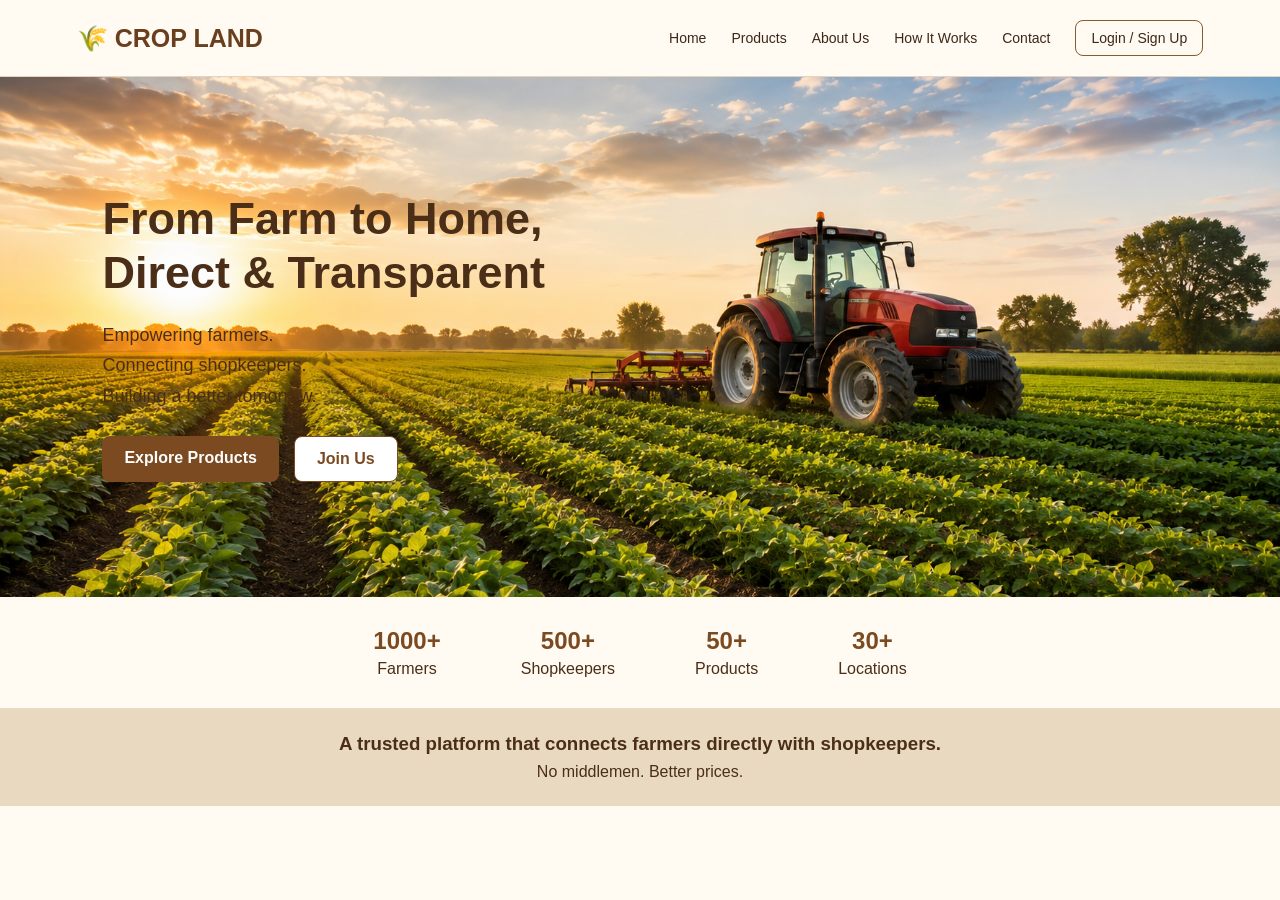
<file: farmaland.html>
<!DOCTYPE html>
<html lang="en">

<head>

    <meta charset="UTF-8">

    <meta name="viewport" content="width=device-width, initial-scale=1.0">

    <title>Farm2Land</title>

    <link rel="stylesheet" href="css/style.css">

</head>

<body>

    <!-- HEADER -->

    <header>

        <div class="logo">
            🌾 CROP LAND
        </div>

        <nav>

            <a href="Farm->home.html">Home</a>

            <a href="#">Products</a>

            <a href="#">About Us</a>

            <a href="#">How It Works</a>

            <a href="#">Contact</a>

            <a href="registration.html" class="login-btn">
                Login / Sign Up
            </a>

        </nav>

    </header>


    <!-- HERO SECTION -->

    <section class="hero">

        <div class="hero-content">

            <h1>
                From Farm to Home,
                <br>
                Direct & Transparent
            </h1>

            <p>
                Empowering farmers.<br>
                Connecting shopkeepers.<br>
                Building a better tomorrow.
            </p>

            <div class="hero-buttons">

                <a href="#" class="primary-btn">
                    Explore Products
                </a>

                <a href="registration.html" class="secondary-btn">
                    Join Us
                </a>

            </div>

        </div>

    </section>


    <!-- STATS -->

    <section class="stats">

        <div>
            <h2>1000+</h2>
            <p>Farmers</p>
        </div>

        <div>
            <h2>500+</h2>
            <p>Shopkeepers</p>
        </div>

        <div>
            <h2>50+</h2>
            <p>Products</p>
        </div>

        <div>
            <h2>30+</h2>
            <p>Locations</p>
        </div>

    </section>


    <!-- BOTTOM BANNER -->

    <section class="bottom-banner">

        <h3>
            A trusted platform that connects farmers
            directly with shopkeepers.
        </h3>

        <p>
            No middlemen. Better prices.
        </p>

    </section>


</body>

</html>
</file>
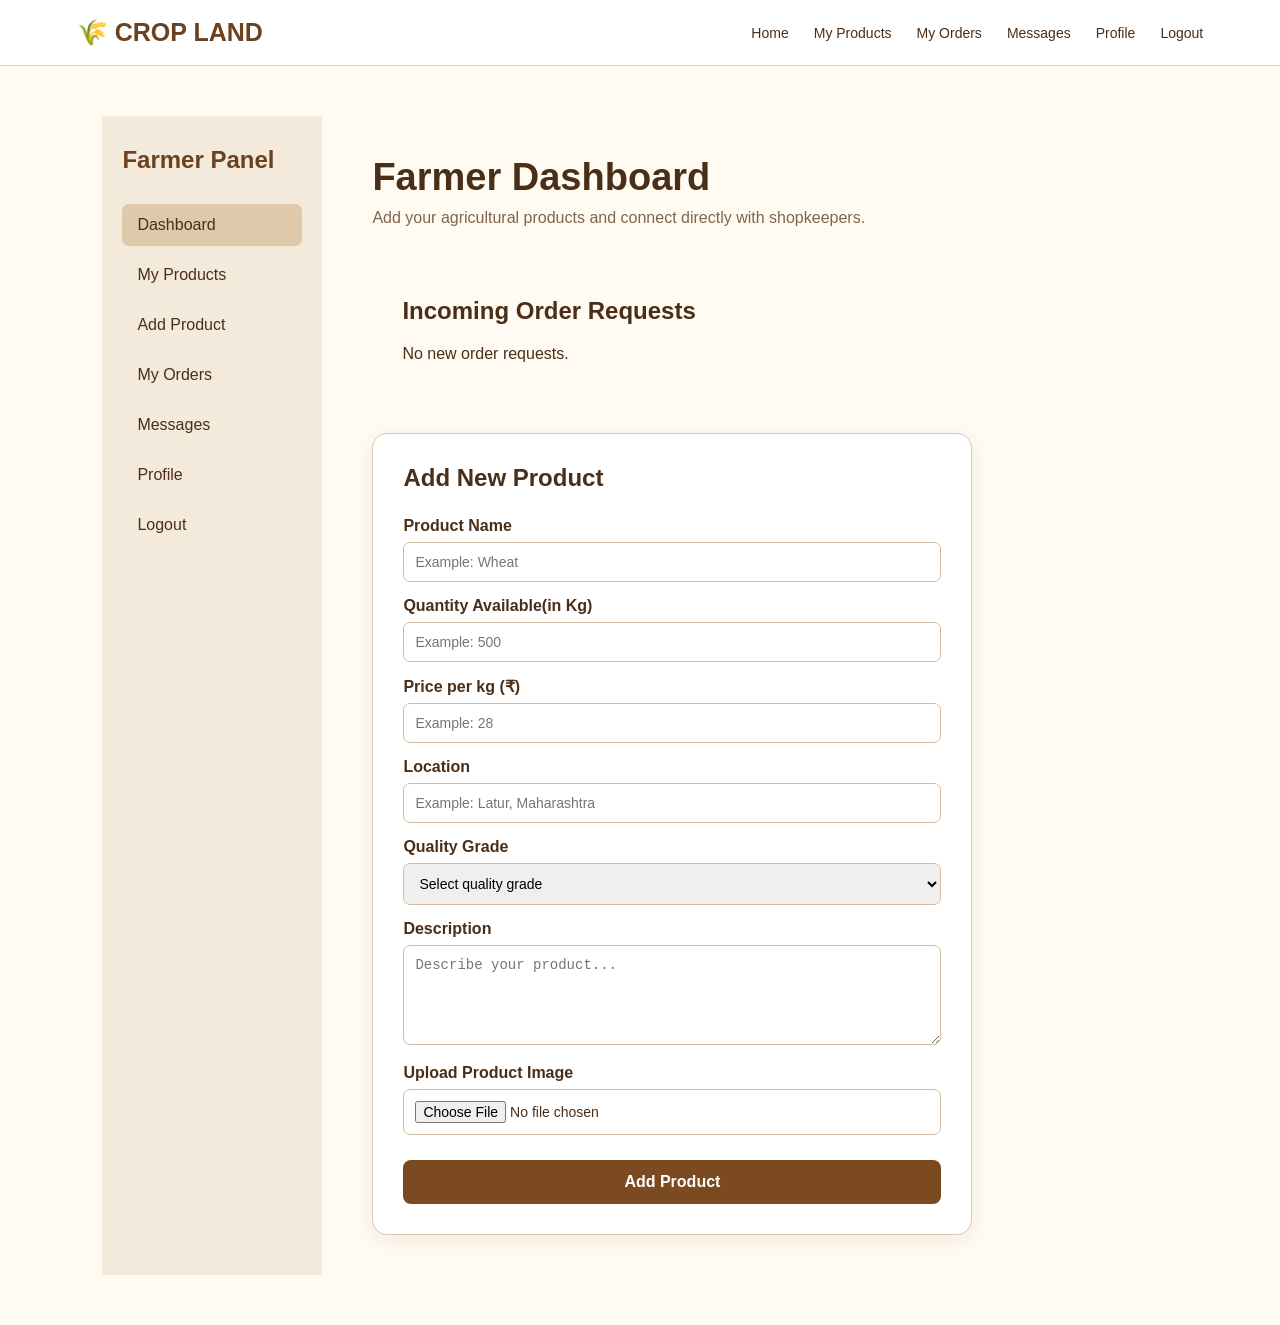
<file: farmer-dashboard.html>
<!DOCTYPE html>
<html lang="en">

<head>

    <meta charset="UTF-8">

    <meta name="viewport" content="width=device-width, initial-scale=1.0">

    <title>CROP LAND- Farmer Dashboard</title>

    <link rel="stylesheet" href="css/style1.css">

</head>

<body>

    <!-- HEADER -->

    <header>

        <div class="logo">
            🌾 CROP LAND
        </div>

        <nav>
            <a href="farmaland.html">Home</a>
            <a href="#">My Products</a>
            <a href="my-orders.html">My Orders</a>
            <a href="#">Messages</a>
            <a href="#">Profile</a>
            <a href="farmaland.html">Logout</a>
        </nav>

    </header>


    <!-- DASHBOARD -->

    <main class="dashboard">

        <!-- SIDEBAR -->

        <aside class="sidebar">

            <h2>Farmer Panel</h2>

            <a href="#" class="active">Dashboard</a>

            <a href="#">My Products</a>

            <a href="#">Add Product</a>

            <a href="my-orders.html">My Orders</a>

            <a href="#">Messages</a>

            <a href="#">Profile</a>

            <a href="farmaland.html">Logout</a>

        </aside>


        <!-- MAIN CONTENT -->

        <section class="dashboard-content">

            <h1>Farmer Dashboard</h1>

            <p>
                Add your agricultural products and connect directly
                with shopkeepers.
            </p>


            <!-- ADD PRODUCT CARD -->
           

            <section class="incoming-orders">

    <h2>Incoming Order Requests</h2>

    <div id="orderRequestContainer">

        <p>No new order requests.</p>

    </div>

</section>
            <div class="product-form">

                <h2>Add New Product</h2>


                <label>Product Name</label>

                <input type="text"
                       placeholder="Example: Wheat">


                <label>Quantity Available(in Kg)</label>

                <input type="number"
                       placeholder="Example: 500">


                <label>Price per kg (₹)</label>

                <input type="number"
                       placeholder="Example: 28">


                <label>Location</label>

                <input type="text"
                       placeholder="Example: Latur, Maharashtra">


                <label>Quality Grade</label>

                <select>

                    <option>Select quality grade</option>

                    <option>A Grade</option>

                    <option>B Grade</option>

                    <option>C Grade</option>

                </select>


                <label>Description</label>

                <textarea
                    placeholder="Describe your product..."></textarea>


                <label>Upload Product Image</label>

                <input type="file"
                       accept="image/*">


                <button type="button" id="addProductBtn">
    Add Product
</button>
                    
                

            </div>

        </section>

    </main>
    

    <script src="js/script.js"></script>



</body>

</html>
</file>
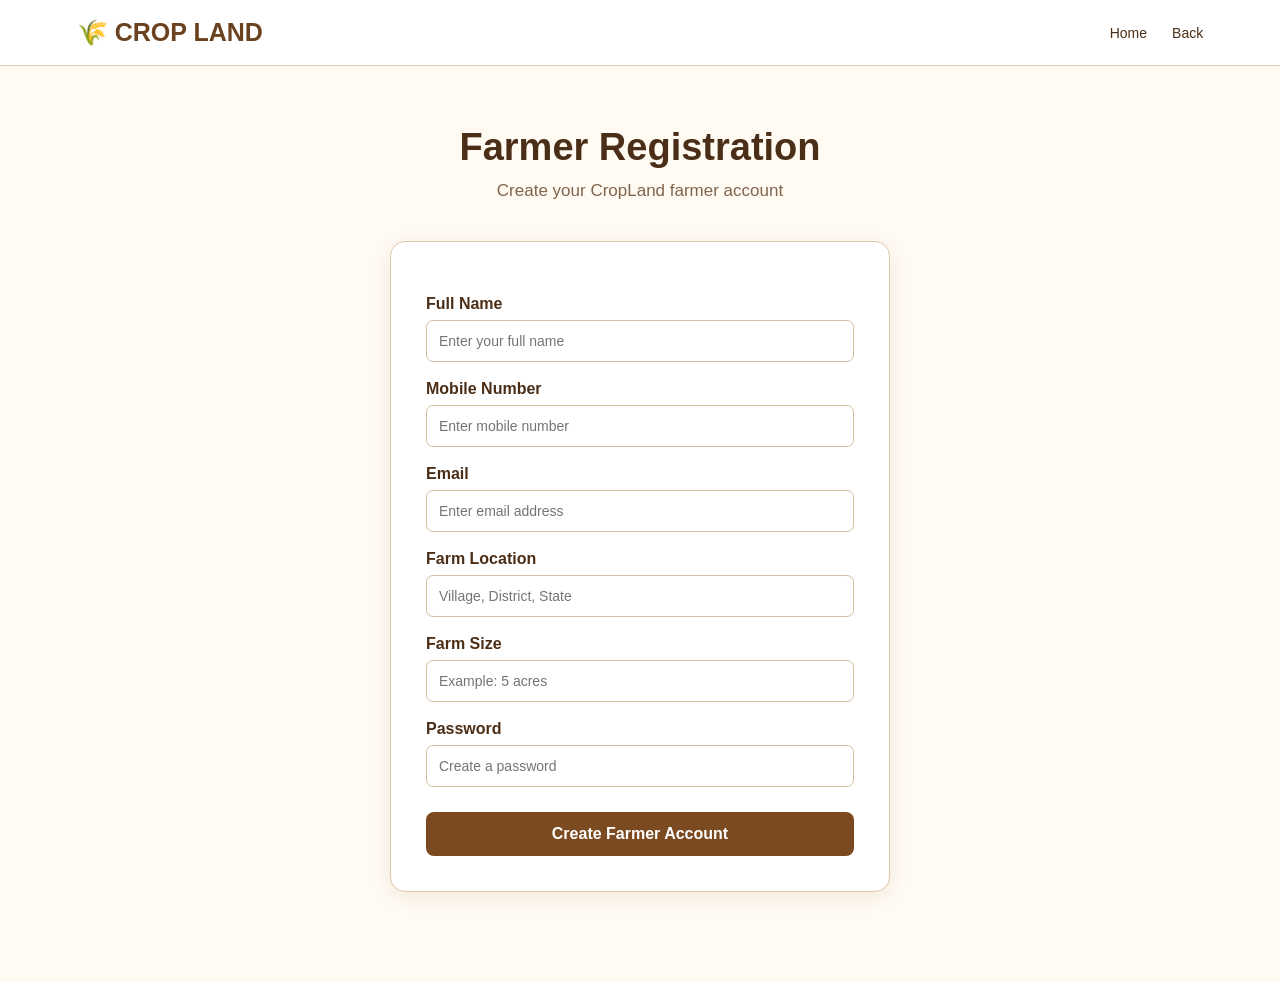
<file: farmer-registration.html>
<!DOCTYPE html>
<html lang="en">

<head>

    <meta charset="UTF-8">

    <meta name="viewport" content="width=device-width, initial-scale=1.0">

    <title>CROP LAND - Farmer Registration</title>

    <link rel="stylesheet" href="css/style1.css">

</head>

<body>

    <header>

        <div class="logo">
            🌾 CROP LAND
        </div>

        <nav>
            <a href="farmaland.html">Home</a>
            <a href="registration.html">Back</a>
        </nav>

    </header>


    <main class="registration">

        <h1>Farmer Registration</h1>

        <p>Create your CropLand farmer account</p>


        <form class="registration-form">

            <label>Full Name</label>

            <input type="text"
                   placeholder="Enter your full name"
                   required>


            <label>Mobile Number</label>

            <input type="tel"
                   placeholder="Enter mobile number"
                   required>


            <label>Email</label>

            <input type="email"
                   placeholder="Enter email address">


            <label>Farm Location</label>

            <input type="text"
                   placeholder="Village, District, State"
                   required>


            <label>Farm Size</label>

            <input type="text"
                   placeholder="Example: 5 acres">


            <label>Password</label>

            <input type="password"
                   placeholder="Create a password"
                   required>


            <button type="button" onclick="window.location.href='farmer-dashboard.html'">
    Create Farmer Account
</button>

        </form>

    </main>

</body>

</html>
</file>
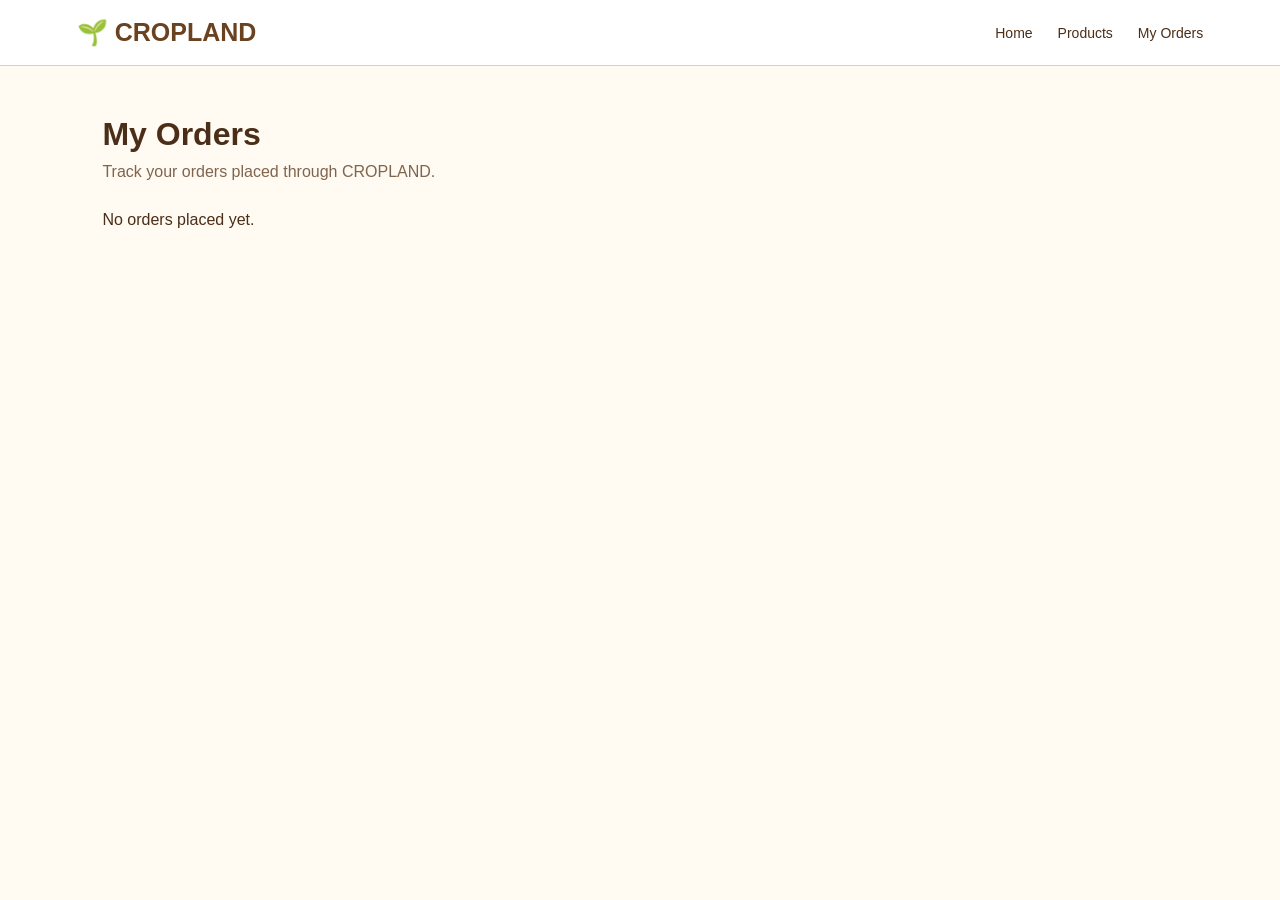
<file: my-orders.html>
<!DOCTYPE html>
<html lang="en">

<head>

    <meta charset="UTF-8">

    <meta name="viewport"
          content="width=device-width, initial-scale=1.0">

    <title>CROPLAND - My Orders</title>

    <link rel="stylesheet"
          href="css/style1.css">

</head>

<body>

    <header>

        <div class="logo">
            🌱 CROPLAND
        </div>

        <nav>

            <a href="farmaland.html">Home</a>

            <a href="product-listing.html">
                Products
            </a>

            <a href="my-orders.html">
                My Orders
            </a>

        </nav>

    </header>


    <main class="my-orders-page">

        <h1>My Orders</h1>

        <p>
            Track your orders placed through CROPLAND.
        </p>


        <div id="myOrdersContainer">

            <p>No orders placed yet.</p>

        </div>

    </main>


    <script src="js/script.js"></script>

</body>

</html>
</file>
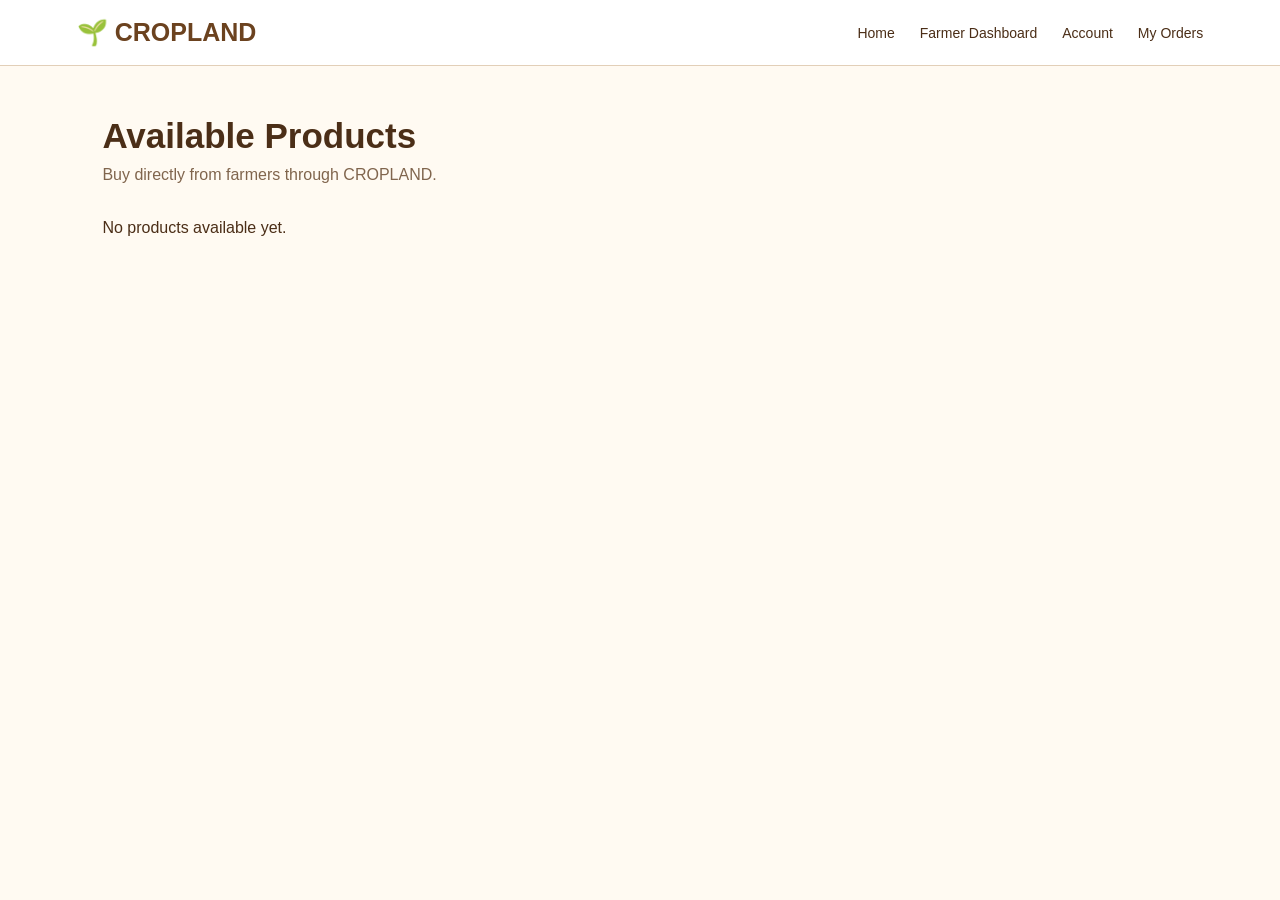
<file: product-listing.html>
<!DOCTYPE html>
<html lang="en">

<head>

    <meta charset="UTF-8">

    <meta name="viewport" content="width=device-width, initial-scale=1.0">

    <title>CROPLAND - Products</title>

    <link rel="stylesheet" href="css/style1.css">

</head>

<body>

    <!-- HEADER -->

    <header>

        <div class="logo">
            🌱 CROPLAND
        </div>

        <nav>

            <a href="farmaland.html">Home</a>

            <a href="farmer-dashboard.html">Farmer Dashboard</a>

            <a href="registration.html">Account</a>

            <a href="my-orders.html">My Orders</a>

        </nav>

    </header>


    <!-- PRODUCTS -->

    <main class="products-page">

        <h1>Available Products</h1>

        <p>
            Buy directly from farmers through CROPLAND.
        </p>


        <div id="productContainer">

            <!-- Product will appear here -->

        </div>

    </main>


    <script src="js/script.js"></script>

</body>

</html>
</file>
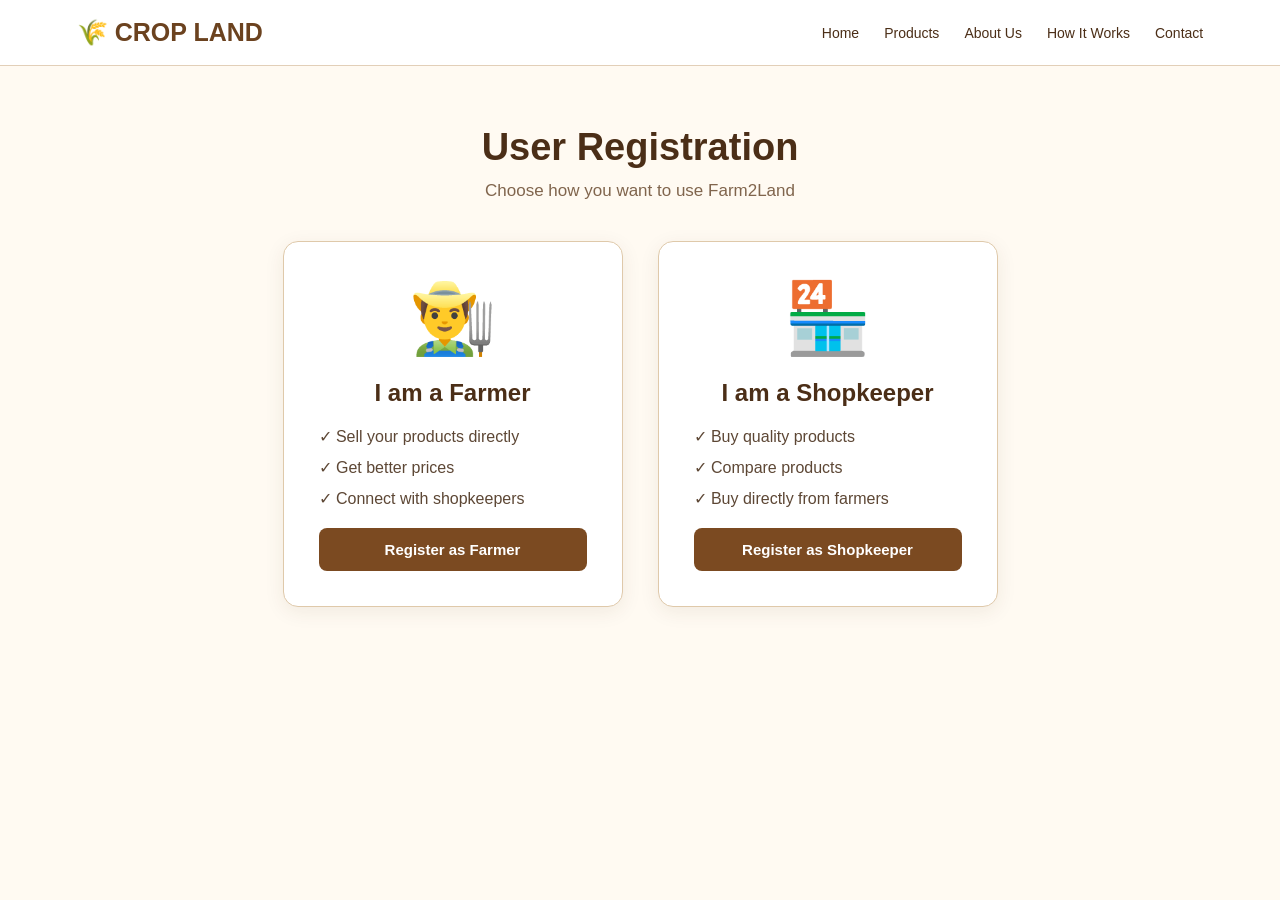
<file: registration.html>
<!DOCTYPE html>
<html lang="en">

<head>

    <meta charset="UTF-8">

    <meta name="viewport"
          content="width=device-width, initial-scale=1.0">

    <title>CROP LAND - Registration</title>

    <link rel="stylesheet" href="css/style1.css">

</head>

<body>

    <!-- HEADER -->

    <header>

        <div class="logo">
            🌾 CROP LAND
        </div>

        <nav>

            <a href="farm2land.html">Home</a>

            <a href="#">Products</a>

            <a href="#">About Us</a>

            <a href="#">How It Works</a>

            <a href="#">Contact</a>

        </nav>

    </header>


    <!-- REGISTRATION -->

    <main class="registration">

        <h1>User Registration</h1>

        <p>
            Choose how you want to use Farm2Land
        </p>


        <div class="user-cards">

            <!-- FARMER CARD -->

            <div class="user-card">

                <div class="person">
                    👨‍🌾
                </div>

                <h2>I am a Farmer</h2>

                <p>
                    ✓ Sell your products directly
                </p>

                <p>
                    ✓ Get better prices
                </p>

                <p>
                    ✓ Connect with shopkeepers
                </p>

                <a href="farmer-registration.html" class="register-button">
    Register as Farmer
</a>
                    


            </div>


            <!-- SHOPKEEPER CARD -->

            <div class="user-card">

                <div class="person">
                    🏪
                </div>

                <h2>I am a Shopkeeper</h2>

                <p>
                    ✓ Buy quality products
                </p>

                <p>
                    ✓ Compare products
                </p>

                <p>
                    ✓ Buy directly from farmers
                </p>

                <a href="shopkeeper-registration.html" class="register-button">
    Register as Shopkeeper
</a>
            
                

            </div>

        </div>

    </main>


</body>

</html>
</file>
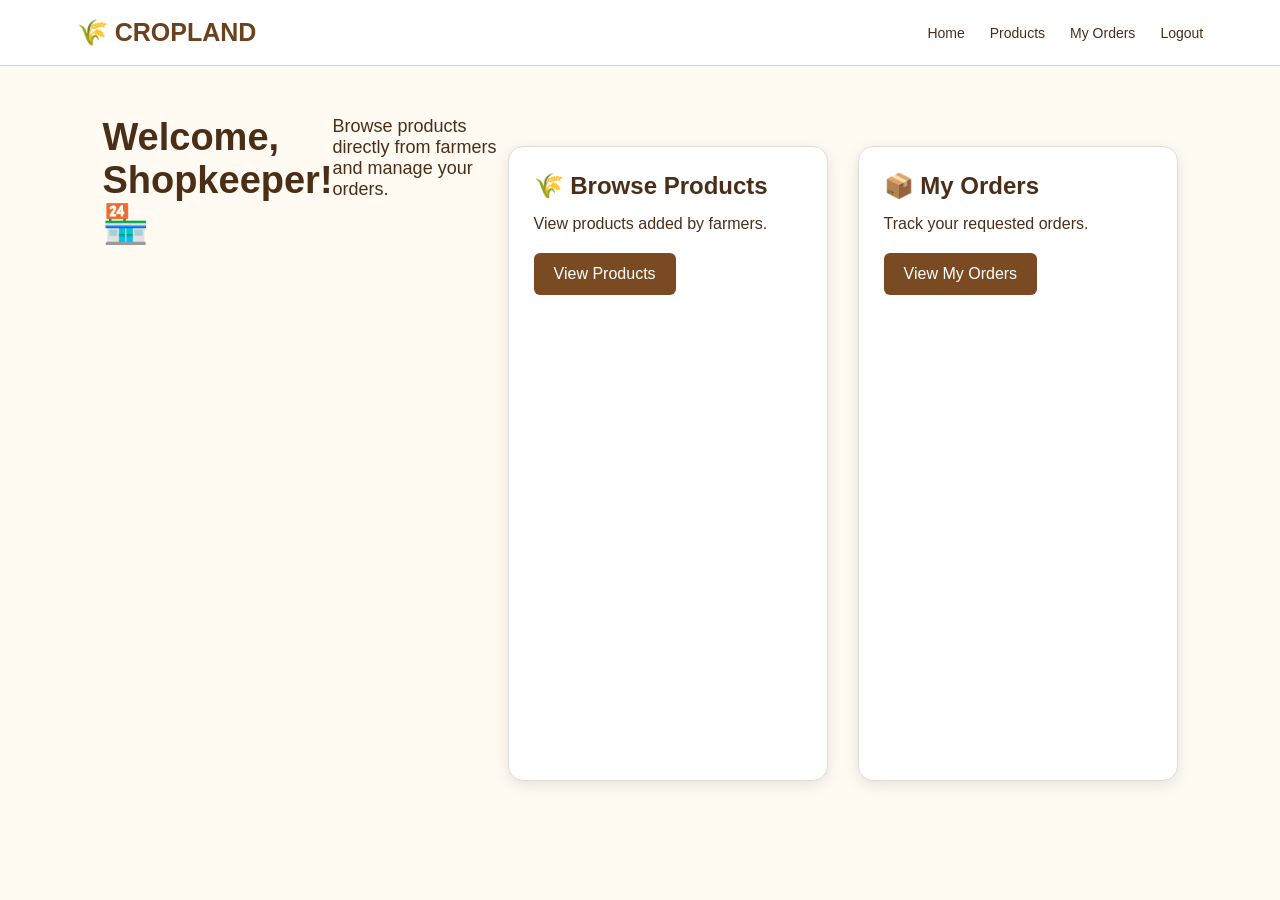
<file: shopkeeper-dashboard.html>
<!DOCTYPE html>
<html lang="en">

<head>

    <meta charset="UTF-8">

    <meta name="viewport"
          content="width=device-width, initial-scale=1.0">

    <title>CROPLAND - Shopkeeper Dashboard</title>

    <link rel="stylesheet" href="css/style1.css">

</head>

<body>

    <header>

        <div class="logo">
            🌾 CROPLAND
        </div>

        <nav>

            <a href="farmaland.html">Home</a>

            <a href="product-listing.html">
                Products
            </a>

            <a href="my-orders.html">
                My Orders
            </a>

            <a href="registration.html">
                Logout
            </a>

        </nav>

    </header>


    <main class="dashboard">

        <h1>Welcome, Shopkeeper! 🏪</h1>

        <p>
            Browse products directly from farmers
            and manage your orders.
        </p>


        <div class="dashboard-cards">

            <div class="dashboard-card">

                <h2>🌾 Browse Products</h2>

                <p>
                    View products added by farmers.
                </p>

                <a href="product-listing.html">
                    View Products
                </a>

            </div>


            <div class="dashboard-card">

                <h2>📦 My Orders</h2>

                <p>
                    Track your requested orders.
                </p>

                <a href="my-orders.html">
                    View My Orders
                </a>

            </div>

        </div>

    </main>


    <script src="js/script.js"></script>

</body>

</html>
</file>
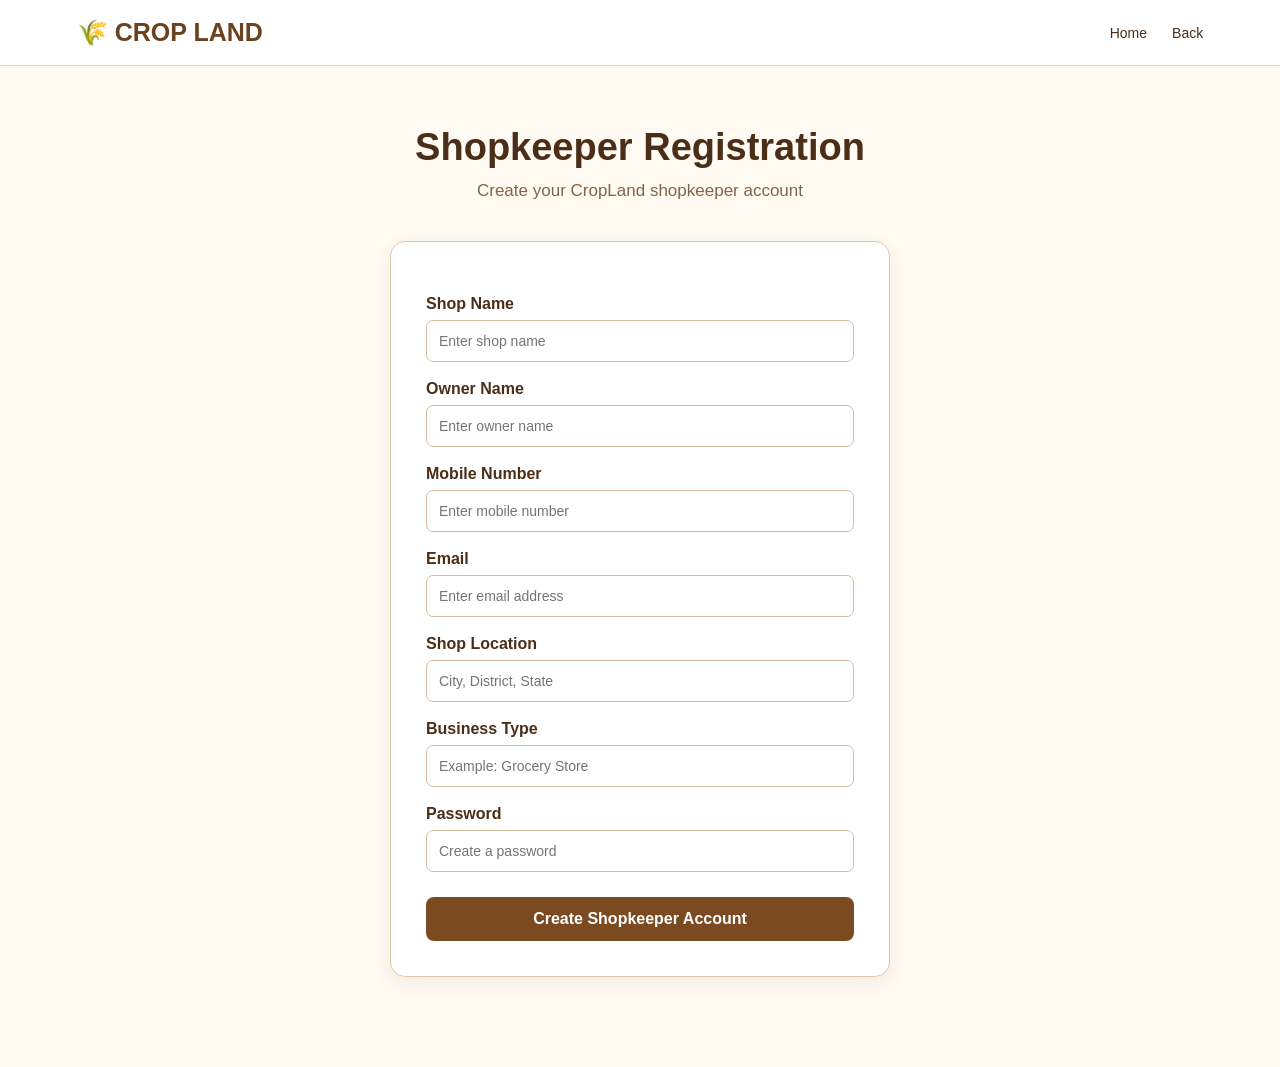
<file: shopkeeper-registration.html>
<!DOCTYPE html>
<html lang="en">

<head>

    <meta charset="UTF-8">

    <meta name="viewport"
          content="width=device-width, initial-scale=1.0">

    <title>CROP LAND - Shopkeeper Registration</title>

    <link rel="stylesheet" href="css/style1.css">

</head>

<body>

    <header>

        <div class="logo">
            🌾 CROP LAND
        </div>

        <nav>
            <a href="farmaland.html">Home</a>
            <a href="registration.html">Back</a>
        </nav>

    </header>


    <main class="registration">

        <h1>Shopkeeper Registration</h1>

        <p>Create your CropLand shopkeeper account</p>


        <form class="registration-form" id="shopkeeperRegistrationForm">

            <label>Shop Name</label>

            <input type="text"
                   placeholder="Enter shop name"
                   required>


            <label>Owner Name</label>

            <input type="text"
                   placeholder="Enter owner name"
                   required>


            <label>Mobile Number</label>

            <input type="tel"
                   placeholder="Enter mobile number"
                   required>


            <label>Email</label>

            <input type="email"
                   placeholder="Enter email address">


            <label>Shop Location</label>

            <input type="text"
                   placeholder="City, District, State"
                   required>


            <label>Business Type</label>

            <input type="text"
                   placeholder="Example: Grocery Store">


            <label>Password</label>

            <input type="password"
                   placeholder="Create a password"
                   required>


            <button type="submit">
                Create Shopkeeper Account
            </button>

        </form>

    </main>
<script src="js/script.js"></script>
</body>

</html>
</file>
<file: css/style.css>
* {
    margin: 0;
    padding: 0;
    box-sizing: border-box;
}

body {
    font-family: Arial, sans-serif;
    background-color: #fffaf2;
    color: #3d2818;
}


/* HEADER */

header {
    display: flex;
    justify-content: space-between;
    align-items: center;

    padding: 20px 6%;

    background-color: #fffaf2;
    border-bottom: 1px solid #e4d3bd;
}

.logo {
    font-size: 25px;
    font-weight: bold;
    color: #6b3f1d;
}

nav {
    display: flex;
    gap: 25px;
    align-items: center;
}

nav a {
    text-decoration: none;
    color: #3d2818;
    font-size: 14px;
}

.login-btn {
    border: 1px solid #8b5a2b;
    padding: 9px 15px;
    border-radius: 8px;
}


.hero {
    min-height: 520px;

    display: flex;
    align-items: center;

    padding: 60px 8%;

    background-image: url("../farm.jpg");
    background-size: cover;
    background-position: center;
    background-repeat: no-repeat;
}

.hero-content {
    max-width: 450px;
}

.hero h1 {
    font-size: 45px;
    line-height: 1.2;
    margin-bottom: 20px;
}

.hero p {
    font-size: 18px;
    line-height: 1.8;
    margin-bottom: 25px;
}


/* BUTTONS */

.hero-buttons {
    display: flex;
    gap: 15px;
}

.primary-btn,
.secondary-btn {
    text-decoration: none;
    padding: 13px 22px;
    border-radius: 8px;
    font-weight: bold;
}

.primary-btn {
    background-color: #7b4a21;
    color: white;
}

.secondary-btn {
    border: 1px solid #7b4a21;
    color: #7b4a21;
    background-color: white;
}


/* STATS */

.stats {
    display: flex;
    justify-content: center;
    gap: 80px;

    padding: 30px;

    background-color: #fffdf9;
}

.stats div {
    text-align: center;
}

.stats h2 {
    color: #7b4a21;
}

.stats p {
    margin-top: 5px;
}


/* BOTTOM */

.bottom-banner {
    text-align: center;

    padding: 25px;

    background-color: #ead9c1;
}

.bottom-banner h3 {
    margin-bottom: 8px;
}

/* HERO TEXT */

.hero-content h1 {
    color: #4b2e17;
    font-size: 45px;
    margin-bottom: 20px;
}

.hero-content p {
    color: #4b2e17;
    font-size: 18px;
    line-height: 1.7;
}


/* HERO BUTTONS */

.hero-buttons {
    display: flex;
    gap: 15px;
    margin-top: 25px;
}

.primary-btn {
    background-color: #7b4a21;
    color: white;
    padding: 13px 22px;
    border-radius: 8px;
    text-decoration: none;
    font-weight: bold;
}

.secondary-btn {
    background-color: white;
    color: #7b4a21;
    border: 1px solid #7b4a21;
    padding: 13px 22px;
    border-radius: 8px;
    text-decoration: none;
    font-weight: bold;
}


/* STATISTICS */

.stats {
    display: flex;
    justify-content: center;
    gap: 80px;
    padding: 30px;
    background-color: #fffaf2;
}

.stats h2 {
    color: #7b4a21;
}

.stats p {
    color: #4b2e17;
}


/* BOTTOM BANNER */

.bottom-banner {
    text-align: center;
    padding: 25px;
    background-color: #ead9c1;
    color: #4b2e17;
}
</file>
<file: css/style1.css>
/* REGISTRATION PAGE */

* {
    margin: 0;
    padding: 0;
    box-sizing: border-box;
}

body {
    font-family: Arial, sans-serif;
    background-color: #fffaf2;
    color: #4b2e17;
}


/* HEADER */

header {
    display: flex;
    justify-content: space-between;
    align-items: center;

    padding: 18px 6%;

    background-color: white;

    border-bottom: 1px solid #e2cfb8;
}

.logo {
    font-size: 25px;
    font-weight: bold;
    color: #6b421f;
}

nav {
    display: flex;
    align-items: center;
    gap: 25px;
}

nav a {
    text-decoration: none;
    color: #4b2e17;
    font-size: 14px;
}


/* REGISTRATION */

.registration {
    min-height: 85vh;

    text-align: center;

    padding: 60px 8%;
}

.registration h1 {
    font-size: 38px;
    margin-bottom: 12px;
}

.registration > p {
    font-size: 17px;
    color: #80654d;
    margin-bottom: 40px;
}


/* CARDS */

.user-cards {
    display: flex;
    justify-content: center;
    gap: 35px;
}

.user-card {
    width: 340px;

    padding: 35px;

    background-color: white;

    border: 1px solid #dfc9aa;

    border-radius: 15px;

    box-shadow: 0 5px 20px rgba(75, 46, 23, 0.08);
}

.user-card h2 {
    margin-bottom: 20px;
}

.person {
    font-size: 70px;
    margin-bottom: 20px;
}

.user-card p {
    text-align: left;
    margin: 12px 0;
    color: #5d4735;
}


/* BUTTON */

.user-card button {
    width: 100%;

    margin-top: 20px;

    padding: 13px;

    border: none;

    border-radius: 8px;

    background-color: #7b4a21;

    color: white;

    font-size: 15px;

    cursor: pointer;
}

.user-card button:hover {
    background-color: #5f3617;
}
.register-button {
    display: block;

    width: 100%;

    margin-top: 20px;

    padding: 13px;

    border-radius: 8px;

    background-color: #7b4a21;

    color: white;

    text-decoration: none;

    font-size: 15px;

    font-weight: bold;
}

.register-button:hover {
    background-color: #5f3617;
}
/* FARMER REGISTRATION FORM */

.registration-form {
    width: 500px;
    margin: 30px auto;

    background-color: white;

    padding: 35px;

    border: 1px solid #dfc9aa;

    border-radius: 15px;

    box-shadow: 0 5px 20px rgba(75, 46, 23, 0.08);

    text-align: left;
}

.registration-form label {
    display: block;

    margin-top: 18px;
    margin-bottom: 7px;

    font-weight: bold;

    color: #4b2e17;
}

.registration-form input {
    width: 100%;

    padding: 12px;

    border: 1px solid #d5bea0;

    border-radius: 7px;

    font-size: 14px;

    box-sizing: border-box;
}

.registration-form input:focus {
    outline: none;

    border-color: #7b4a21;
}

.registration-form button {
    width: 100%;

    margin-top: 25px;

    padding: 13px;

    border: none;

    border-radius: 8px;

    background-color: #7b4a21;

    color: white;

    font-size: 16px;

    font-weight: bold;

    cursor: pointer;
}

.registration-form button:hover {
    background-color: #5f3617;
}
/* FARMER DASHBOARD */

.dashboard {
    display: flex;
    min-height: 85vh;
    background-color: #fffaf2;
}


/* SIDEBAR */

.sidebar {
    width: 220px;
    background-color: #f4eadb;
    padding: 30px 20px;
}

.sidebar h2 {
    color: #6b421f;
    margin-bottom: 30px;
}

.sidebar a {
    display: block;
    padding: 12px 15px;
    margin-bottom: 8px;

    text-decoration: none;

    color: #4b2e17;

    border-radius: 7px;
}

.sidebar a:hover,
.sidebar a.active {
    background-color: #dfc9aa;
}


/* DASHBOARD CONTENT */

.dashboard-content {
    flex: 1;
    padding: 40px 50px;
}

.dashboard-content h1 {
    color: #4b2e17;
    font-size: 35px;
    margin-bottom: 10px;
}

.dashboard-content > p {
    color: #80654d;
    margin-bottom: 30px;
}


/* PRODUCT FORM */

.product-form {
    width: 600px;

    background-color: white;

    padding: 30px;

    border: 1px solid #dfc9aa;

    border-radius: 15px;

    box-shadow: 0 5px 20px rgba(75, 46, 23, 0.08);
}

.product-form h2 {
    color: #4b2e17;
    margin-bottom: 25px;
}

.product-form label {
    display: block;

    margin-top: 15px;
    margin-bottom: 7px;

    font-weight: bold;

    color: #4b2e17;
}

.product-form input,
.product-form select,
.product-form textarea {
    width: 100%;

    padding: 11px;

    border: 1px solid #d5bea0;

    border-radius: 7px;

    box-sizing: border-box;

    font-size: 14px;
}

.product-form textarea {
    height: 100px;
    resize: vertical;
}

.product-form button {
    width: 100%;

    margin-top: 25px;

    padding: 13px;

    border: none;

    border-radius: 8px;

    background-color: #7b4a21;

    color: white;

    font-size: 16px;

    font-weight: bold;

    cursor: pointer;
}

.product-form button:hover {
    background-color: #5f3617;
}
/* PRODUCTS PAGE */

.products-page {
    min-height: 85vh;

    padding: 50px 8%;

    background-color: #fffaf2;
}

.products-page h1 {
    color: #4b2e17;

    font-size: 35px;

    margin-bottom: 10px;
}

.products-page > p {
    color: #80654d;

    margin-bottom: 30px;
}


.product-card {
    width: 350px;

    background-color: white;

    padding: 25px;

    border: 1px solid #dfc9aa;

    border-radius: 15px;

    box-shadow: 0 5px 20px rgba(75, 46, 23, 0.08);
}

.product-card h2 {
    color: #4b2e17;

    margin-bottom: 20px;
}

.product-card p {
    margin: 12px 0;

    color: #5d4735;
}

.product-card button {
    width: 100%;

    margin-top: 15px;

    padding: 12px;

    border: none;

    border-radius: 8px;

    background-color: #7b4a21;

    color: white;

    font-weight: bold;
}

/* PRODUCT LISTING */

.products-page {
    min-height: 85vh;

    padding: 50px 8%;

    background-color: #fffaf2;
}

.products-page h1 {
    color: #4b2e17;

    font-size: 35px;

    margin-bottom: 10px;
}

.products-page > p {
    color: #80654d;

    margin-bottom: 35px;
}

#productContainer {
    display: flex;

    flex-wrap: wrap;

    gap: 25px;
}

.product-card {
    width: 350px;

    padding: 25px;

    background-color: white;

    border: 1px solid #dfc9aa;

    border-radius: 15px;

    box-shadow: 0 5px 20px rgba(75, 46, 23, 0.08);
}

.product-card h2 {
    color: #4b2e17;

    margin-bottom: 20px;
}

.product-card p {
    margin: 12px 0;

    color: #5d4735;
}

.product-card button {
    width: 100%;

    margin-top: 20px;

    padding: 13px;

    border: none;

    border-radius: 8px;

    background-color: #7b4a21;

    color: white;

    font-size: 15px;

    font-weight: bold;

    cursor: pointer;
}

.product-card button:hover {
    background-color: #5f3617;
}
/* PRODUCT DETAILS */

.product-details-page {
    min-height: 85vh;
    padding: 50px 8%;
    background-color: #fffaf2;
}

.back-link {
    color: #7b4a21;
    text-decoration: none;
    font-weight: bold;
}

.details-card {
    max-width: 700px;
    margin: 40px auto;
    padding: 40px;
    background-color: white;
    border: 1px solid #dfc9aa;
    border-radius: 18px;
    box-shadow: 0 5px 20px rgba(75, 46, 23, 0.08);
}

.details-card h1 {
    color: #4b2e17;
    font-size: 36px;
    margin-bottom: 25px;
}

.details-card p {
    color: #5d4735;
    margin: 15px 0;
    font-size: 16px;
}

.details-card button {
    width: 100%;
    margin-top: 25px;
    padding: 14px;
    border: none;
    border-radius: 8px;
    background-color: #7b4a21;
    color: white;
    font-size: 16px;
    font-weight: bold;
    cursor: pointer;
}
.incoming-orders {
    margin: 40px 0;
    padding: 30px;
    background-color: #fffaf2;
    border-radius: 15px;
}

.incoming-orders h2 {
    color: #4b2e17;
    margin-bottom: 20px;
}

.order-request-card {
    max-width: 500px;
    padding: 25px;
    background-color: white;
    border: 1px solid #dfc9aa;
    border-radius: 15px;
    box-shadow: 0 5px 15px rgba(75, 46, 23, 0.08);
}

.order-request-card h3 {
    color: #4b2e17;
    font-size: 25px;
}

.order-request-card p {
    color: #5d4735;
    margin: 10px 0;
}

.order-buttons {
    display: flex;
    gap: 15px;
    margin-top: 20px;
}

.order-buttons button {
    flex: 1;
    padding: 12px;
    border: none;
    border-radius: 8px;
    background-color: #7b4a21;
    color: white;
    font-weight: bold;
    cursor: pointer;
}
.confirmed-order {
    margin-top: 20px;
    padding: 20px;
    background-color: #fff8ed;
    border: 1px solid #dfc9aa;
    border-radius: 12px;
}

.confirmed-order h4 {
    color: #4b2e17;
    font-size: 20px;
    margin-bottom: 15px;
}

.confirmed-order p {
    margin: 10px 0;
}

/* MY ORDERS */

.my-orders-page {

    min-height: 85vh;

    padding: 50px 8%;

    background-color: #fffaf2;

}

.my-orders-page h1 {

    color: #4b2e17;

    margin-bottom: 10px;

}

.my-orders-page > p {

    color: #80654d;

    margin-bottom: 30px;

}


.my-order-card {

    max-width: 500px;

    padding: 25px;

    background-color: white;

    border: 1px solid #dfc9aa;

    border-radius: 15px;

    box-shadow:
        0 5px 20px
        rgba(75, 46, 23, 0.08);

}


.my-order-card h2 {

    color: #4b2e17;

    margin-bottom: 20px;

}


.my-order-card p {

    color: #5d4735;

    margin: 12px 0;

}

/* =========================
   SHOPKEEPER DASHBOARD
========================= */

.dashboard {
    padding: 50px 8%;
}

.dashboard h1 {
    font-size: 38px;
    margin-bottom: 10px;
}

.dashboard > p {
    font-size: 18px;
    margin-bottom: 35px;
}


/* Dashboard Cards Container */

.dashboard-cards {
    display: flex;
    gap: 30px;
    margin-top: 30px;
}


/* Individual Card */

.dashboard-card {
    background: white;
    width: 320px;
    padding: 25px;
    border-radius: 15px;

    box-shadow: 0 4px 15px rgba(0,0,0,0.1);

    border: 1px solid #ddd;
}


/* Card Heading */

.dashboard-card h2 {
    margin-bottom: 15px;
}


/* Card Text */

.dashboard-card p {
    margin-bottom: 20px;
}


/* Card Button */

.dashboard-card a {
    display: inline-block;

    background: #7a4b22;
    color: white;

    padding: 12px 20px;

    text-decoration: none;

    border-radius: 6px;
}
/* =========================
   DELIVERED ORDER SUMMARY
========================= */

.delivered-summary {

    margin-top: 25px;

    padding: 20px;

    background-color: #fff8ed;

    border: 1px solid #dfc9aa;

    border-radius: 12px;

}


.delivered-summary h3 {

    color: #4b2e17;

    margin-bottom: 15px;

}


.delivered-summary p {

    color: #5d4735;

    margin: 10px 0;

}

/* =========================
   REJECTED ORDER SUMMARY
========================= */

.rejected-summary {

    margin-top: 20px;

    padding: 20px;

    background-color: #fff3f0;

    border: 1px solid #d8b0a8;

    border-radius: 12px;

}

.rejected-summary h3 {

    margin-bottom: 10px;

}

.rejected-summary p {

    margin: 8px 0;

}
</file>
